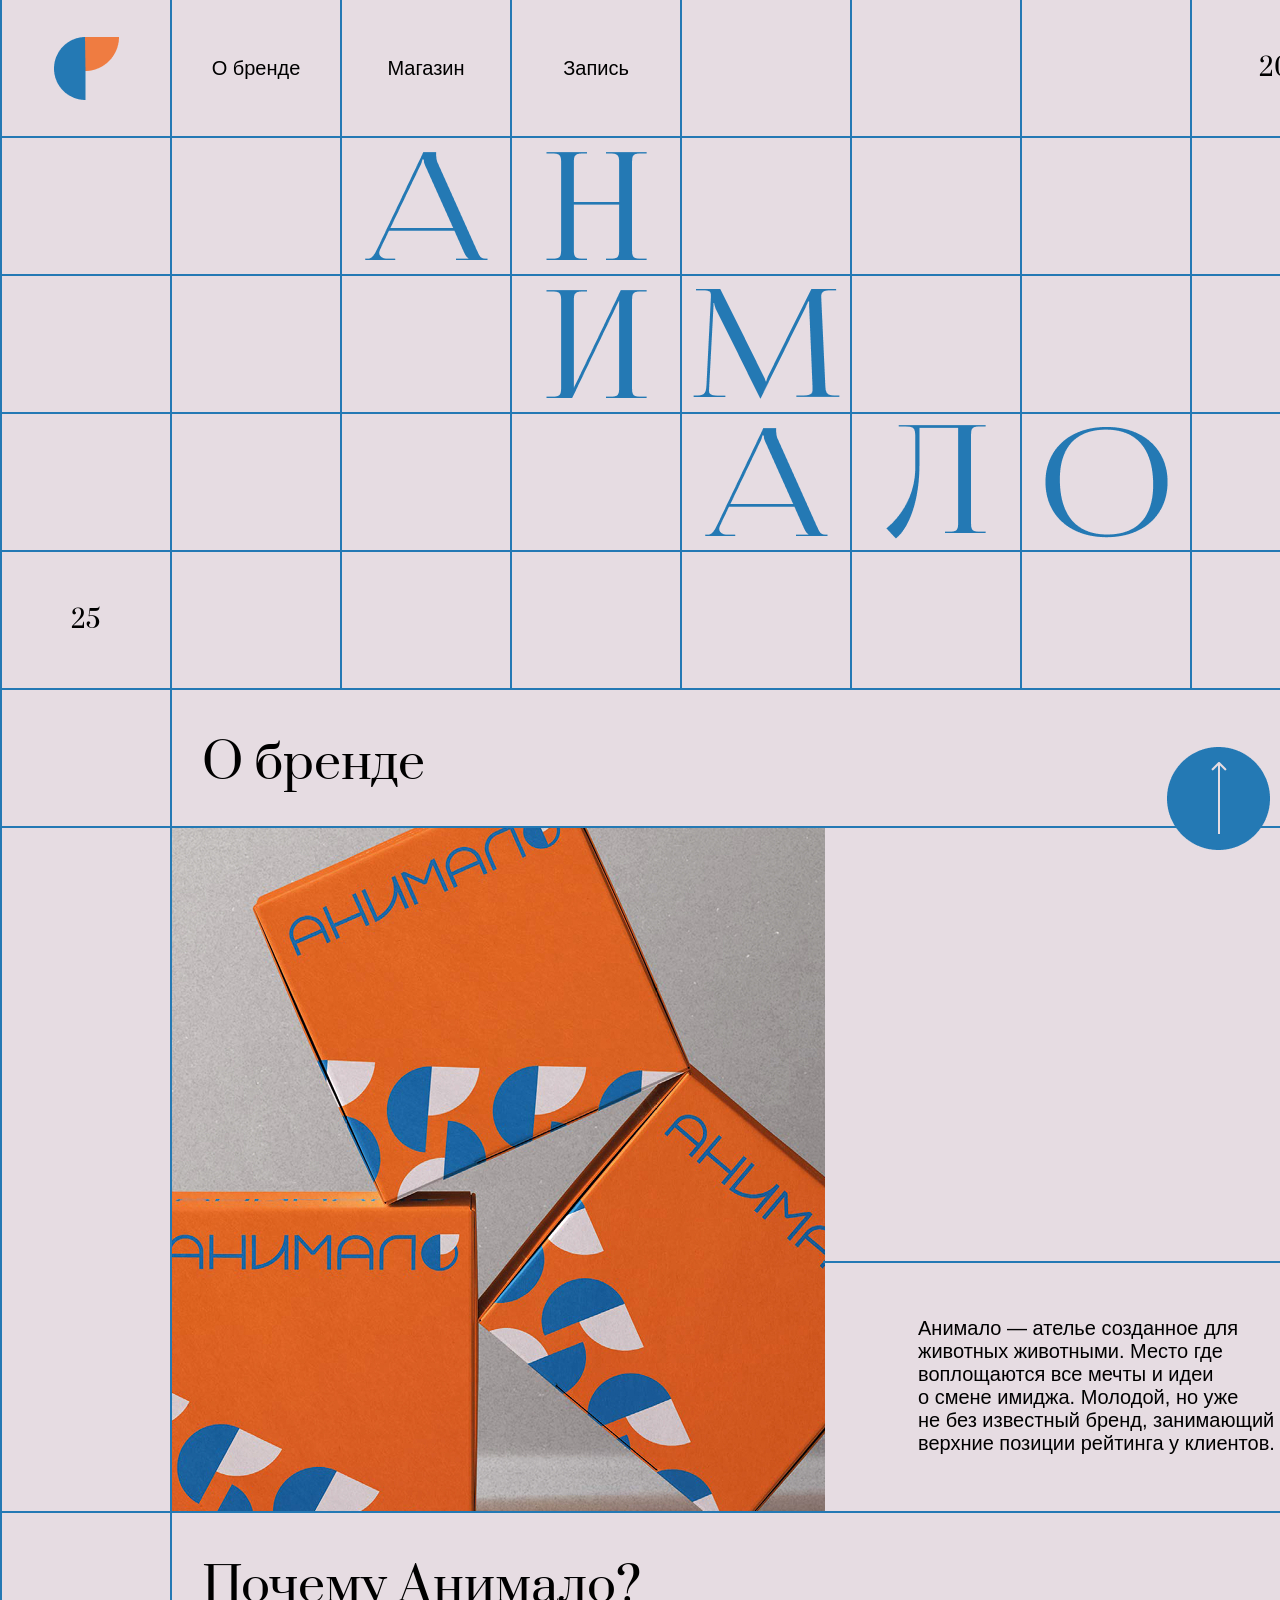
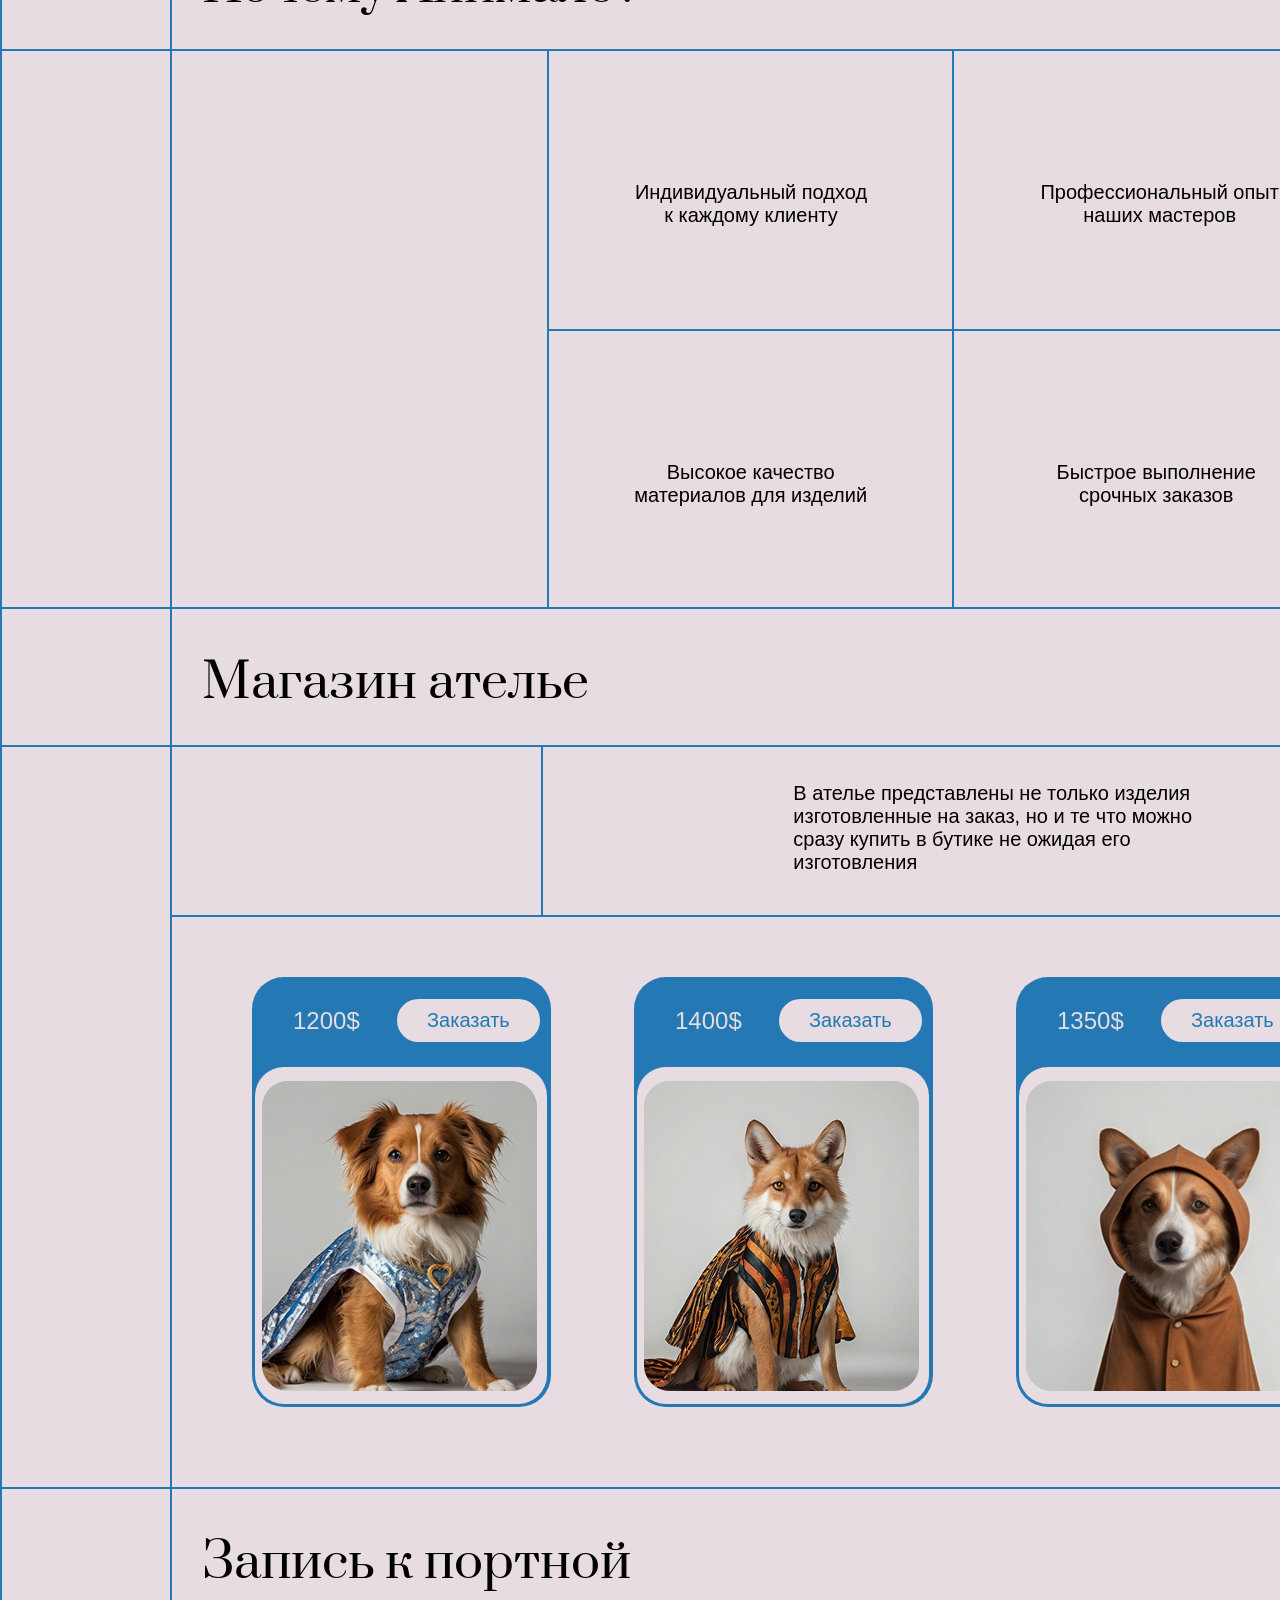
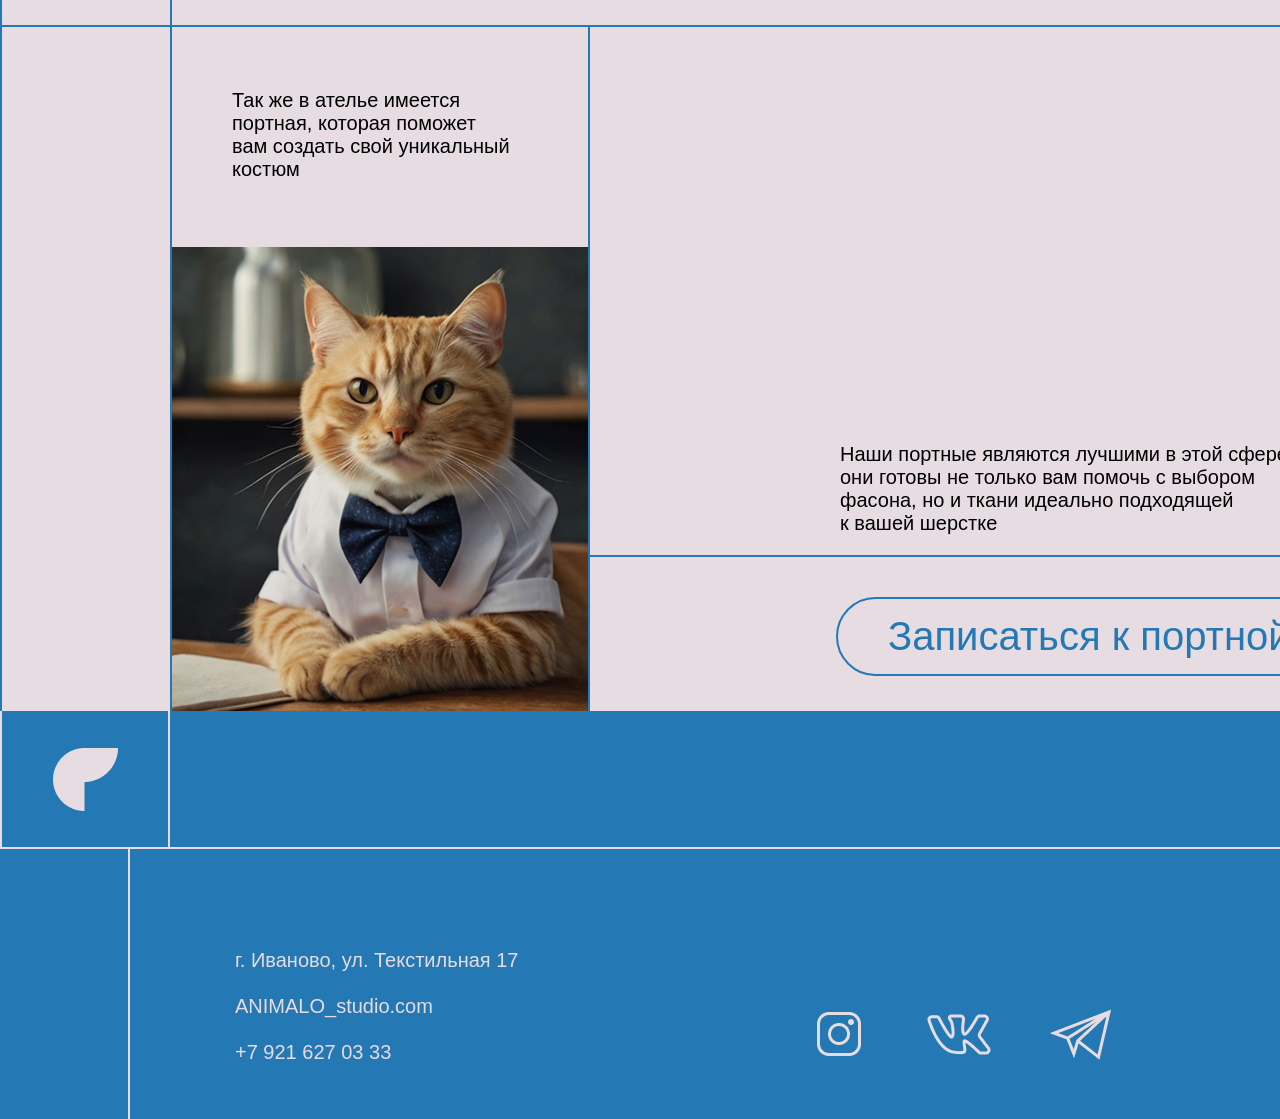
<file: index.html>
<!DOCTYPE html>
<html lang="ru">
<head>
    <meta charset="UTF-8">
    <meta name="viewport" content="width=device-width, initial-scale=1.0">
    
    <title>АНИМАЛО</title>
    <link rel="preconnect" href="https://fonts.googleapis.com">
    <link rel="preconnect" href="https://fonts.gstatic.com" crossorigin>
    <link href="https://fonts.googleapis.com/css2?family=Prata&display=swap" rel="stylesheet">
    <link rel="stylesheet" href="styles.css">
    <link rel="stylesheet" type="text/css" href="slick.css"/>
    <link rel="stylesheet" type="text/css" href="slick-theme.css"/>
    <script src="jquery-3.7.1.js"></script>
    <script type="text/javascript" src="slick.js"></script>
</head>
<body id="top">
    <a href="#top" class="button-up"><img src="images/up_but.png" alt=""> </a>

    <div class="cards-line">
        <div class="cards-wrap container">
            <div class="card logo"> <img src="images/logo.png"> </div>
            <div class="card"> <a href="#brend" class="menu-link"> О бренде </a> </div>
            <div class="card"> <a href="#magaz" class="menu-link"> Магазин </a></div>
            <div class="card"> <a href="#zapis" class="menu-link"> Запись </a> </div>
            <div class="card"></div>
            <div class="card"></div>
            <div class="card"></div>
            <div class="card dm">20</div>
           
        </div>

    </div>
    <div class="cards">
        <div class="cards-wrap container">
            <div class="card"></div>
            <div class="card"></div>
            <div class="card name"> <img src="images/a.png"> </div>
            <div class="card name"> <img src="images/n.png"> </div>
            <div class="card"></div>
            <div class="card"></div>
            <div class="card"></div>
            <div class="card last"></div>
        </div>
    </div>
    <div class="cards">
        <div class="cards-wrap container">
            <div class="card"></div>
            <div class="card"></div>
            <div class="card"></div>
            <div class="card name"> <img src="images/i.png"> </div>
            <div class="card name"> <img src="images/m.png"> </div>
            <div class="card"></div>
            <div class="card"></div>
            <div class="card last"></div>
        </div>
    </div>
    <div class="cards">
        <div class="cards-wrap container">
            <div class="card"></div>
            <div class="card"></div>
            <div class="card"></div>
            <div class="card"></div>
            <div class="card name"> <img src="images/a.png"> </div>
            <div class="card name"> <img src="images/l.png"> </div>
            <div class="card name"> <img src="images/o.png"></div>
            <div class="card last"></div>
        </div>
    </div>
    <div class="cards-line">
        <div class="cards-wrap container">
            <div class="card nam">25</div>
            <div class="card"></div>
            <div class="card"></div>
            <div class="card"></div>
            <div class="card"></div>
            <div class="card"></div>
            <div class="card"></div>
            <div class="card last"></div>
        </div>
    </div>


    <div class="cards-line">
        <div class="cards-wrap container">
            <div class="card"></div>
            <div id="brend" class="card card-long last">О бренде</div>
        </div>
    </div>
    <div class="cards-line_content">
        <div class="cards-wrap container">
            <div class="about-br">
                <div class="about_img"> <img src="images/box_1.jpg"> </div>
                <div class="about">
                    <div class="item_1"></div>
                    <div class="item_2">Анимало — ателье созданное для <br> животных животными. Место где <br> воплощаются все мечты и идеи <br> о смене имиджа. Молодой, но уже <br> не без известный бренд, занимающий <br> верхние позиции рейтинга у клиентов.</div>
                </div>
            </div>
        </div>
    </div>

    <div class="cards-line">
        <div class="cards-wrap container">
            <div class="card"></div>
            <div class="card card-long last">Почему Анимало?</div>
        </div>
    </div>
    <div class="cards-line_content">
        <div class="cards-wrap container"> 
            <div class="indentation">
                <div class="emptiness"></div>
                <div class="reason">
                    <div class="text-card-height">Индивидуальный подход<br> к каждому клиенту</div>
                    <div class="text-card">Высокое качество<br> материалов для изделий</div>
                </div>
                <div class="reason">
                    <div class="text-card-height-2">Профессиональный опыт<br> наших мастеров</div>
                    <div class="text-card-2">Быстрое выполнение<br> срочных заказов</div>
                </div>
           </div>
        </div>
    </div>


    <div id="magaz" class="cards-line">
        <div class="cards-wrap container">
            <div class="card"></div>
            <div class="card card-long last"> Магазин ателье </div>
        </div>
    </div>
    <div class="cards-wrap container">
        <div class="magaz-info">
            <div class="zero-box"></div>
            <div class="text-box">В ателье представлены не только изделия<br> изготовленные на заказ, но и те что можно<br> сразу купить в бутике не ожидая его<br> изготовления  </div>
        </div>
    </div>
    <div class="cards-line_content">
        <div class="cards-wrap container">
            <div class="magaz-look">
                <div class="card-look">
                    <div class="goods">
                        <div class="look-1"> <div class="info-price"> <div class="price"> 1200$ </div> <div class="magaz_button"> <button> Заказать </button> </div> </div> <div class="background"> <img src="images/look.png"> </div></div>
                    </div>
                    <div class="goods">
                        <div class="look-1"> <div class="info-price"> <div class="price"> 1400$ </div> <div class="magaz_button"> <button> Заказать </button> </div> </div> <div class="background"> <img src="images/look_2.png"> </div></div>
                    </div>
                    <div class="goods">
                        <div class="look-1"> <div class="info-price"> <div class="price"> 1350$ </div> <div class="magaz_button"> <button> Заказать </button> </div> </div> <div class="background"> <img src="images/look_3.png"> </div></div>
                    </div>
                    <div class="goods">
                        <div class="look-1"> <div class="info-price"> <div class="price"> 1120$ </div> <div class="magaz_button"> <button> Заказать </button> </div> </div> <div class="background"> <img src="images/look_4.png"> </div></div>
                    </div>
                    <div class="goods">
                        <div class="look-1"> <div class="info-price"> <div class="price"> 1000$ </div> <div class="magaz_button"> <button> Заказать </button> </div> </div> <div class="background"> <img src="images/look_5.png"> </div></div>
                    </div>
                    <div class="goods">
                        <div class="look-1"> <div class="info-price"> <div class="price"> 1850$ </div> <div class="magaz_button"> <button> Заказать </button> </div> </div> <div class="background"> <img src="images/look_6.png"> </div></div>
                    </div>
                </div>
            </div>
        </div>
    </div>
    

    <div id="zapis" class="cards-line">
        <div class="cards-wrap container">
            <div class="card"></div>
            <div class="card card-long last">Запись к портной</div>
        </div>
    </div>
    <div class="cards-wrap container">
        <div class="recording">
            <div class="recording_1">
                <div class="port_text"> Так же в ателье имеется<br>портная, которая поможет<br>вам создать свой уникальный<br>костюм </div>
                <div class="port_img"> <img src="images/port.jpg"> </div>
            </div>
            <div class="recording_2">
                <div class="port_text_2"> Наши портные являются лучшими в этой сфере, <br> они готовы не только вам помочь с выбором  <br> фасона, но и ткани идеально подходящей <br> к вашей шерстке</div>
                <div class="port_button"> <button> Записаться к портной </button> </div>
            </div>
        </div>
    </div>


    <div class="cards-line-footer">
        <div class="cards-wrap container">
            <div class="card-footer"> <img src="images/logo_w.png"> </div>
            <div class="card card-long last"></div>
        </div>
    </div>
    <div class="cards-wrap-container-footer">
        <div class="blok-contact"> 
            <div class="contact">
                <div class="con"> 
                    г. Иваново, ул. Текстильная 17<br>
                    <br>ANIMALO_studio.com<br>
                    <br>+7 921 627 03 33 
                </div>
                <div class="con-img"> <img src="images/ikon.png"> </div>
            </div>
        </div>
    </div>

    <div class="modal" id="modal-order">
        <div class="modal-fader">
            <div class="modal-window">
                <div class="modal-feedback">
                    <form>
                        <div class="form-fields">
                            <input type="text" placeholder="Имя Фамилия " required>
                            <input type="text" placeholder="Номер телефона" required>
                            <input type="text" placeholder="Желаемая дата " required>
                        </div>
                        <div class="modal-feedback-button"><button>Отправить</button>
                    </form>
                </div>

                <div class="close-window">&#215;</div>
            </div>
        </div>
    </div>

    <div class="modal" id="modal-order-success">
        <div class="modal-fader">
            <div class="modal-window">
                <div class="modal-feedback">
                    Спасибо! Данные отправлены. Позвоним Вам в течении часа.
                </div>
                <div class="close-window">&#215;</div>
            </div>
        </div>
    </div>

    <script>
        $(document).ready(function(){
            $('a').on("click", function (event) {
                event.preventDefault();
                var id = $(this).attr('href'),
                top = $(id).offset().top;
                $('body,html').animate({scrollTop: top}, 1000);
            });

            $('.card-look').slick({
                /* centerMode: true,
                centerPadding: '-60px', */
                slidesToShow: 3,
                slidesToScroll: 3,
                infinite: true,
                arrows: false
            });

            $('.modal-feedback-button button').on("click", function (event) {
                event.preventDefault();

                let error = 0;
                $('#modal-order input').each(function (index, el) {
                    $(el).removeClass('error');
                    if ($(el).val() == '') {
                        error = 1;
                        $(el).addClass('error');
                    }
                });

                if (error == 0) {
                    $('#modal-order-success').addClass('active');
                }
            });

            $('.port_button button').on("click", function (event) {
                event.preventDefault();
                $('#modal-order').addClass('active');
            });

            $('.close-window').on("click", function (event) {
                event.preventDefault();
                $('.modal').removeClass('active');
            });
        });
    </script>
   
</body>
</html>
</file>
<file: styles.css>
* {
    box-sizing: border-box;
    padding: 0;
    margin: 0;
}

body {
    font-family: Arial, Helvetica, sans-serif;
    background-color: #E6DCE2;
    color: #000;
}
.prata-regular {
    font-family: "Prata", serif;
    font-weight: 400;
    font-style: normal;
}

.button-up {
    position: fixed;
    cursor: pointer;
    display: flex;
    align-items: center;
    justify-content: center;
    z-index: 100;
    right: 10px;
    bottom: 50px;
}

.container {
    width: 1360px;
    margin: 0 auto;
}

.menu-link {
    color: #000;
    text-decoration: none;
    font-size: 20px;
}

.cards-line {
    border-bottom: 2px solid #2479B4;
    height: 138px;
    text-decoration: none;
}

.cards {
    width: 1360px;
    margin: 0 auto;
    border-bottom: 2px solid #2479B4;
    height: 138px;
    text-decoration: none;
}

.cards-line_content{
    border-bottom: 2px solid #2479B4;
    height: auto;
    text-decoration: none;
}

.card.logo {
    size: 65px 63px;
}

.cards-wrap {
    display: flex;
    align-items: center;
    justify-content: center;
    height: 100%;
}

.card {
    width: calc(100% / 8);
    border-left: 2px solid #2479B4;
    display: flex;
    align-items: center;
    justify-content: center;
    height: 100%;
}

.card.card-long {
    width: calc(100% / 8 * 7);
    justify-content: start;
    align-items: end;
    padding: 30px;
}

.card.last {
    border-right: 2px solid #2479B4;
    font-family: "Prata", serif;
    font-size: 48px;
}

.card.nam {
    font-family: "Prata", serif;
    font-size: 24px;
}

.card.name {
    align-items: center;
    max-width: 100%;
}

.card.dm {
    border-right: 2px solid #2479B4;
    font-family: "Prata", serif;
    font-size: 24px;
}

.about-br{
    display: flex;
    width: 1360px;
    border-left: 2px solid #2479B4;
    border-right: 2px solid #2479B4;
}

.about{
    width: calc(100% / 2);
   display: flex;
}

.about_img {
    display: flex;
    max-width: 100%;
    width: 653px;
    margin-left: 168px;
    justify-content: start;
    align-items: flex-start;
    border-left: 2px solid #2479B4;
    border-right: 2px solid #2479B4;
}

.item_1{
    display: flex;
    flex-wrap: wrap;
    flex-direction: column-reverse;
    align-self: flex-end;
    height: 440px;
}

.item_2{
    display: flex;
    flex-wrap: wrap;
    height: 250px;
    width: 536px;
    flex-direction: column-reverse;
    align-self: flex-end;
    font-size: 20px; 
    padding-left: 95px;
    padding-bottom: 56px;
    border-top: 2px solid #2479B4;
}

.cards.text{
    width: calc(100% / 2);  
}

.indentation{
    width: 1360px;
    display: flex;
    height: auto;
    border-left: 2px solid #2479B4;
}

.reason{
    height: 556px;
    width: 411px;
    border-right: 2px solid #2479B4;
}

.emptiness{
    width: 384px;
    height: 556px;
    margin-left: 168px;
    border-left: 2px solid #2479B4;
    border-right: 2px solid #2479B4;
}

.text-card-height {
    padding: 20px;
    display: flex;
    text-align: center;
    padding-left: 86px;
    height: 278px;
    padding-top: 130px;
    font-size: 20px;
}

.text-card-height-2 {
    padding: 20px;
    display: flex;
    text-align: center;
    padding-left: 86px;
    height: 278px;
    padding-top: 130px;
    font-size: 20px;
}

.text-card-height:hover {
    background: url(images/card_reason_3.jpg);
}

.text-card-height-2:hover {
    background: url(images/card_reason_4.jpg);
}

.text-card {
    padding: 20px;
    text-align: center;
    height: 278px;
    padding-top: 130px;
    font-size: 20px;
    border-top: 2px solid #2479B4;
}
.text-card-2 {
    padding: 20px;
    text-align: center;
    height: 278px;
    padding-top: 130px;
    font-size: 20px;
    border-top: 2px solid #2479B4;
}


.text-card:hover {
  
    background: url(images/card_reason.jpg);
}

.text-card-2:hover {
    
    background: url(images/card_reason_2.jpg);
}

.magaz-info{
    width: 1360px;
    display: flex;
    height: 170px;
    border-left: 2px solid #2479B4;
    border-right: 2px solid #2479B4;
}

.zero-box{
    width: 380px;
    display: flex;
    border-left: 2px solid #2479B4;
    border-bottom: 2px solid #2479B4;
    margin-left: 168px;
}

.text-box{
    display: flex;
    width: 830px;
    font-size: 20px;
    padding-left: 250px;
    padding-top: 35px;
    border-left: 2px solid #2479B4;
    border-bottom: 2px solid #2479B4;
}

.magaz-look{
    width: 1360px;
    display: flex;
    height: 570px;
    border-left: 2px solid #2479B4;
    border-right: 2px solid #2479B4;
}

.card-look{
    display: flex;
    margin-left: 168px;
    border-left: 2px solid #2479B4;
    width: calc(100% - 208px);
}

.goods{
    padding-top: 60px;
    padding-left: 80px;
}

.look-1{
    width: 299px;
    height: 430px;
    background-color: #2479B4;
    border-radius: 32px;
    padding-top: 20px;
    padding-left: 3px;
}

.info-price{
    display: flex;
    font-size: 24px;
    color: #E6DCE2;
    padding-bottom: 23px;
    margin-left: 30px;
}

.price{
    padding-top: 10px;
    max-width: 65px;
    padding-left: 8px;
}

.magaz_button{
    display: flex;
}

.magaz_button button{
    border-radius: 50px;
    background-color: #E6DCE2;
    border: 2px solid #2479B4;
    cursor: pointer;
    padding: 10px 30px;
    font-size: 20px;
    color:#2479B4;
    margin-left: 45px;
}

.background{
    width: 292px;
    height: 337px;
    background-color: #E6DCE2;
    border-radius: 29px;
    padding-top: 14px;
    padding-left: 7px;
}

.recording{
    display: flex;
    width: 1360px;
    border-left: 2px solid #2479B4;
    border-right: 2px solid #2479B4;
}

.recording_1{
    margin-top: 0px;
    margin-left: 168px;
}

.recording_2{
    width: 800px;
}

.port_text{
    display: flex;
    flex-wrap: wrap;
    flex-direction: column-reverse;
    align-self: flex-end;
    padding-bottom: 66px;
    padding-left: 60px;
    height: 220px;
    font-size: 20px;
    border-right: 2px solid #2479B4;
    border-left: 2px solid #2479B4;
}

.port_img{
    display: flex;
    height: 464px;
    border-left: 2px solid #2479B4;
    border-right: 2px solid #2479B4;
}

.port_text_2{
    display: flex;
    flex-wrap: wrap;
    flex-direction: column-reverse;
    align-self: flex-end;
    height: 530px;
    font-size: 20px;
    border-bottom: 2px solid #2479B4;
    padding-left: 250px;
    padding-bottom: 20px;
}

.port_button{
    height: 139px;
    margin-bottom: 15px;
    margin-left: 246px;
    padding-top: 40px;
}

.port_button button {
    border-radius: 80px;
    border: 2px solid #2479B4;
    background-color: #E6DCE2;
    cursor: pointer;
    padding: 15px 50px;
    font-size: 40px;
    color:#2479B4;
}

.port_button button:hover {
    background-color: #2479B4;
    color: #E6DCE2;
}

.cards-line-footer{
    height: 138px;
    text-decoration: none;
    background-color: #2479B4;
    border-bottom: 2px solid #E6DCE2;
}

.cards-line-footer .card.last {
    border-right: 2px solid #E6DCE2;
}

.card-footer {
    width: calc(100% / 8);
    border-left: 2px solid #E6DCE2;
    border-right: 2px solid #E6DCE2;
    display: flex;
    align-items: center;
    justify-content: center;
    height: 100%;
}

.cards-wrap-container-footer{
    display: flex;
    align-items: center;
    justify-content: center;
    height: 100%;
    background-color: #2479B4;
    height: 270px;
}

.blok-contact{
    width: 1360px;
    height: 270px;
    display: flex;
    border-left: 2px solid #E6DCE2;
    border-right: 2px solid #E6DCE2;
}

.contact{
    display: flex;
}

.con{
    display: flex;
    font-size: 20px;
    color: #E6DCE2;
    padding-top: 100px;
    padding-left: 105px;
    margin-left: 166px;
    width: 609px;
    height: 270px;
    border-left: 2px solid #E6DCE2;
}

.con-img{
    display: flex;
    align-items: end;
    width: 600px;
    margin-bottom: 59px;
    padding-left: 80px;
}

.modal {
    display: none;
    width: 150vw;
    height: 200vh;
    position: fixed;
    top: 0;
    left: 0;
    z-index: 10;
}

.modal.active {
    display: block;
}

.modal-fader {
    width: 100vw;
    height: 100vh;
    background-color: rgba(0, 0, 0, 0.6);
    display: flex;
    justify-content: center;
    align-items: center;
}

.modal-window {
    position: relative;
    width: 700px;
    border-radius: 20px;
    margin: 0 auto;
    background-color: #E6DCE2;
    padding: 40px;
}

.modal-feedback .form-fields input {
    margin-bottom: 22px;
    background-color: #E6DCE2;
    padding: 4px 10px;
    width: 80%;
    color: #000000;
    margin-left: 0;
    font-family: "Prata", serif;
    font-size: 32px;
    border: 0;
}

.modal-feedback-button{
    margin-top: 20px ;
}

.modal-feedback-button button {
    font-size: 24px;
    color: #2479B4;
    font-family: "Prata", serif;
    border: 2px solid #2479B4;
    background-color:#E6DCE2;
    padding: 10px 15px;
    border-radius: 40px;
}

.modal-feedback-button :hover{
    background-color: #2479B4;
    font-size: 24px;
    color: #E6DCE2;
}

.close-window {
    position: absolute;
    top: 15px;
    right: 20px;
    cursor: pointer;
    font-size: 30px;
}

input.error {
    border: 2px solid #E04B4B !important;
}
</file>
